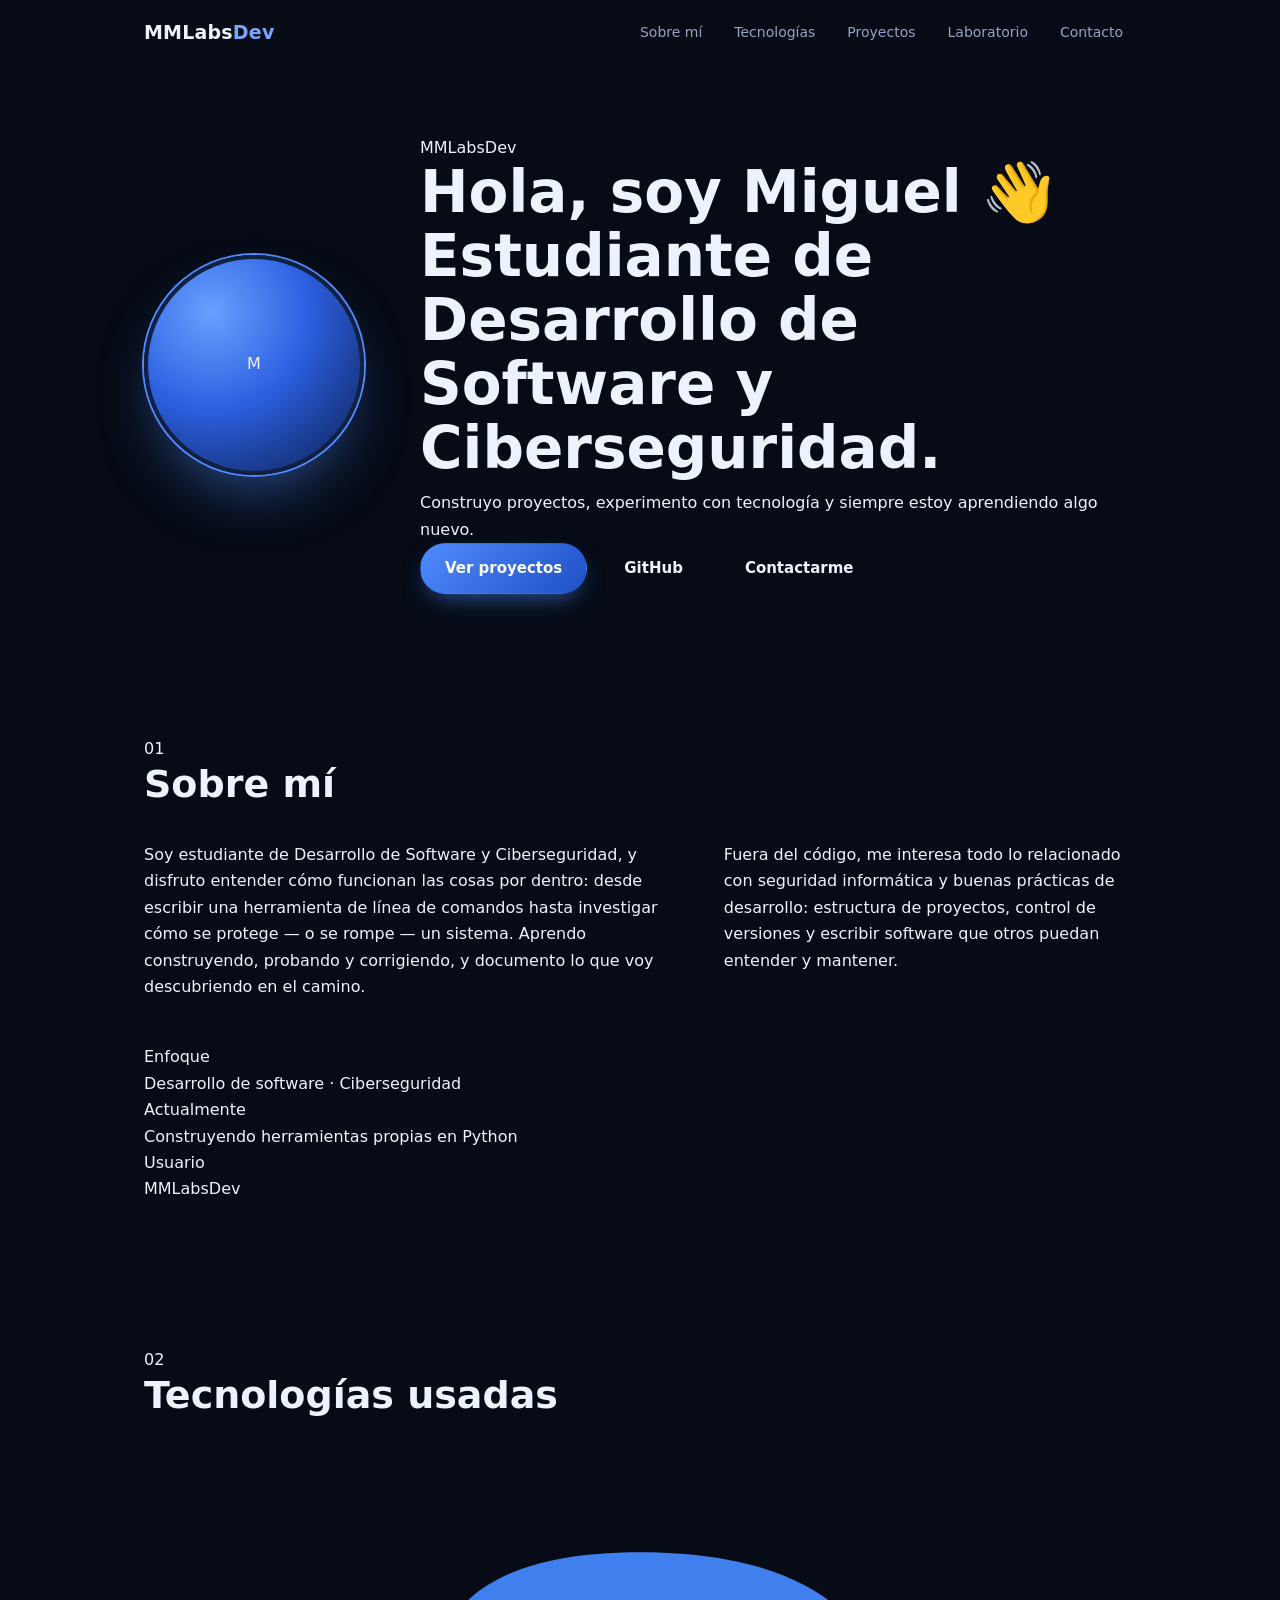
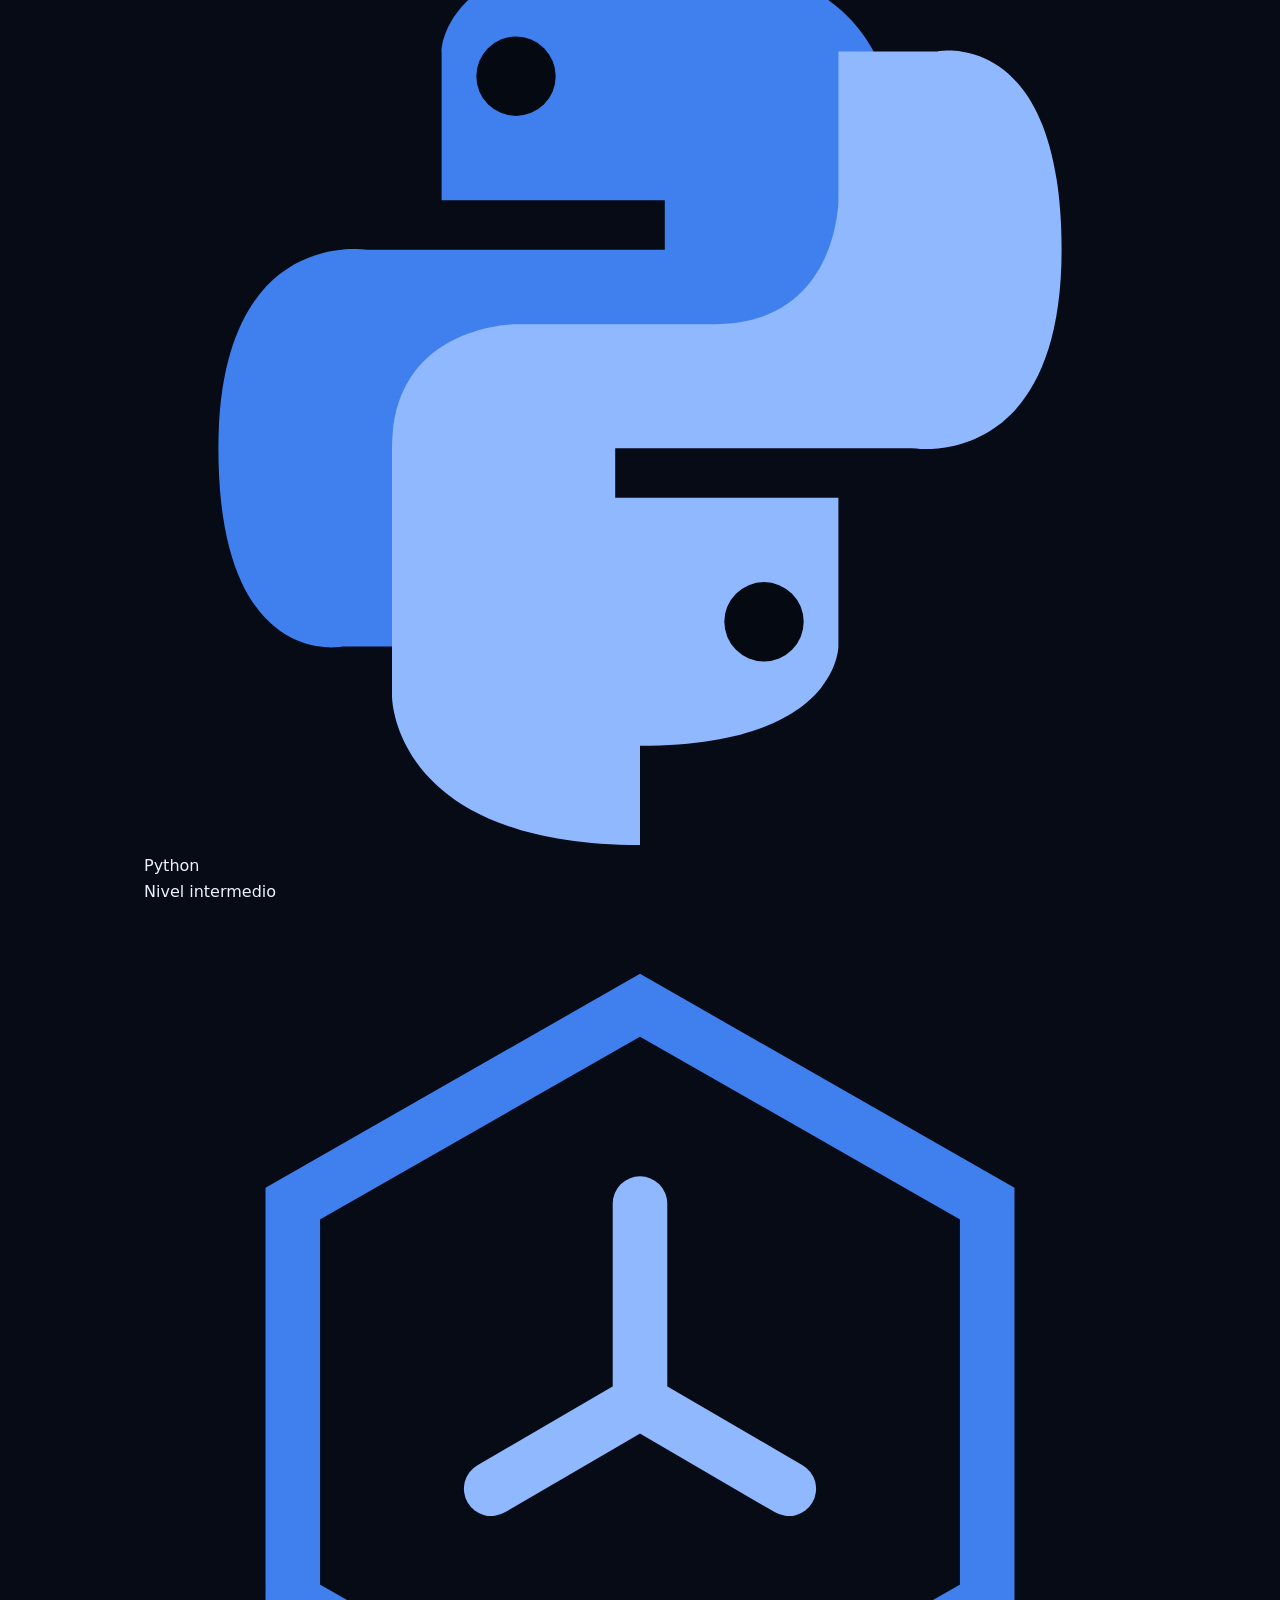
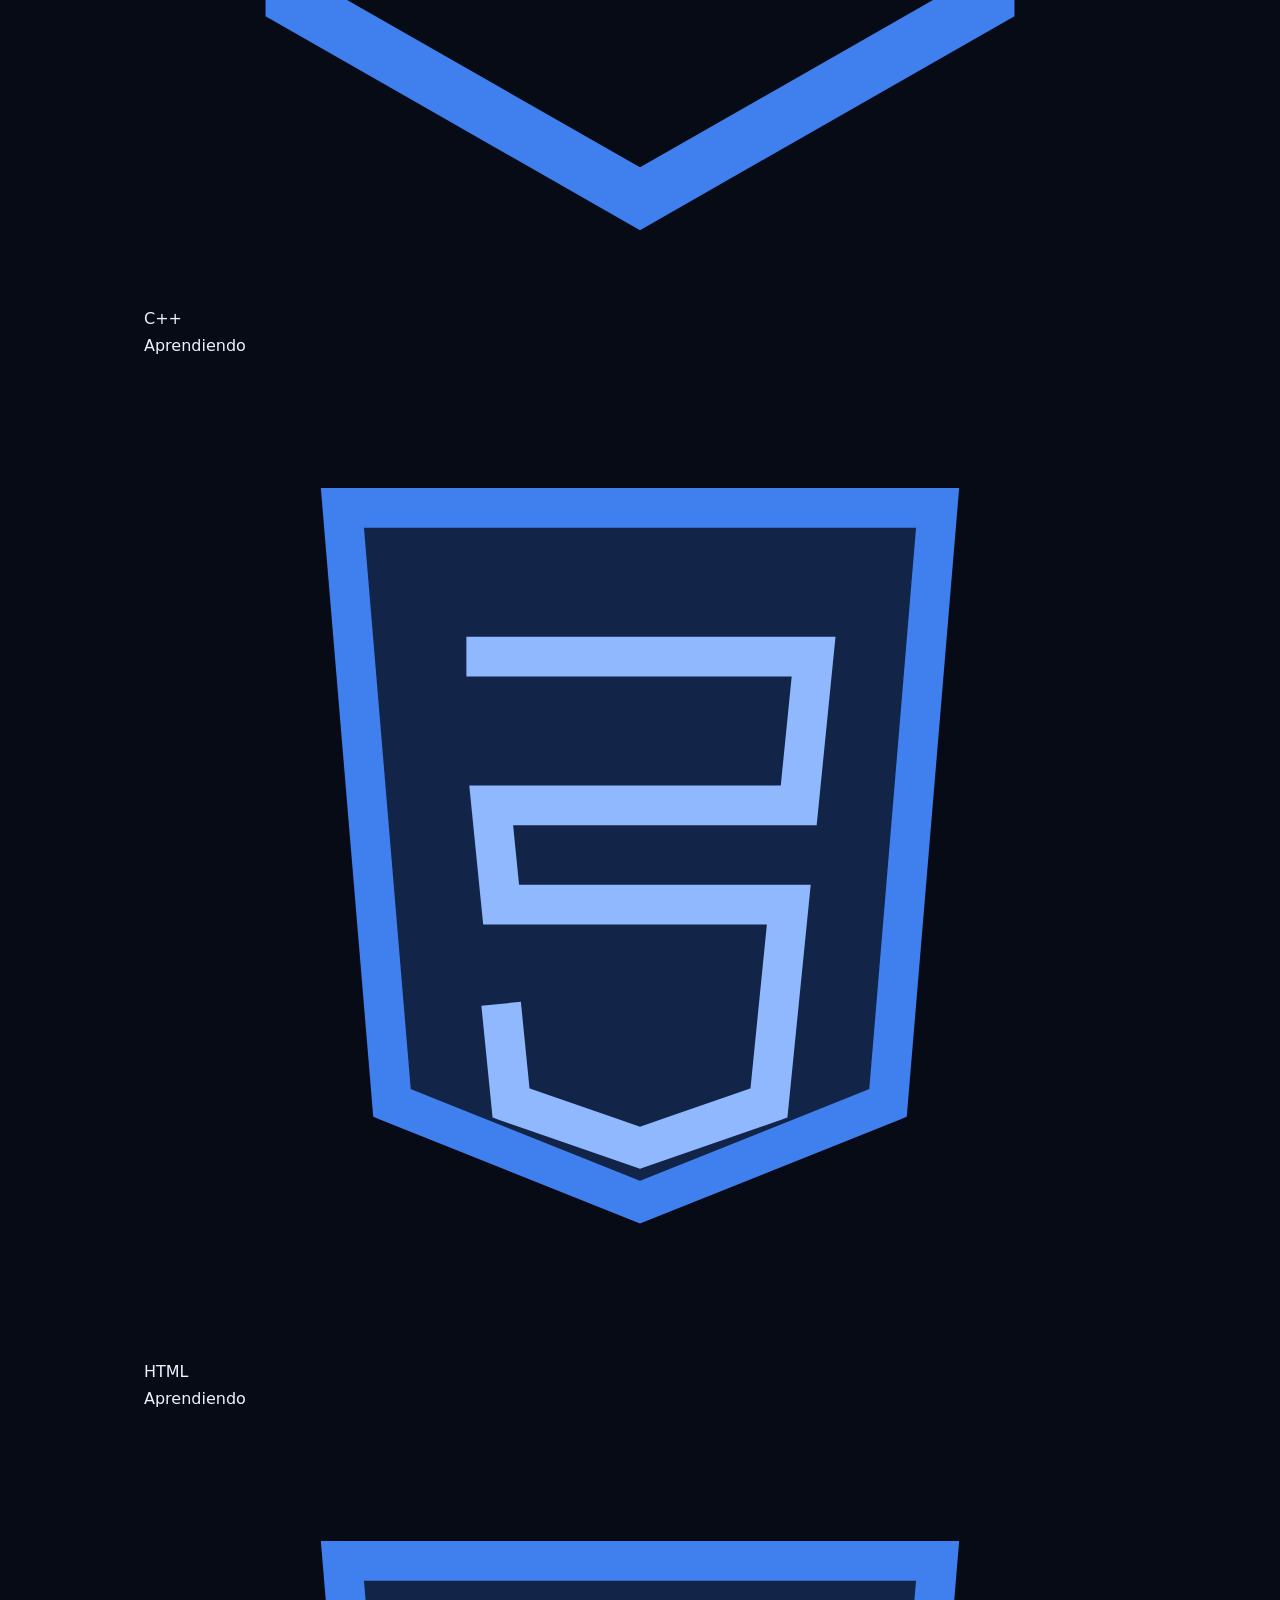
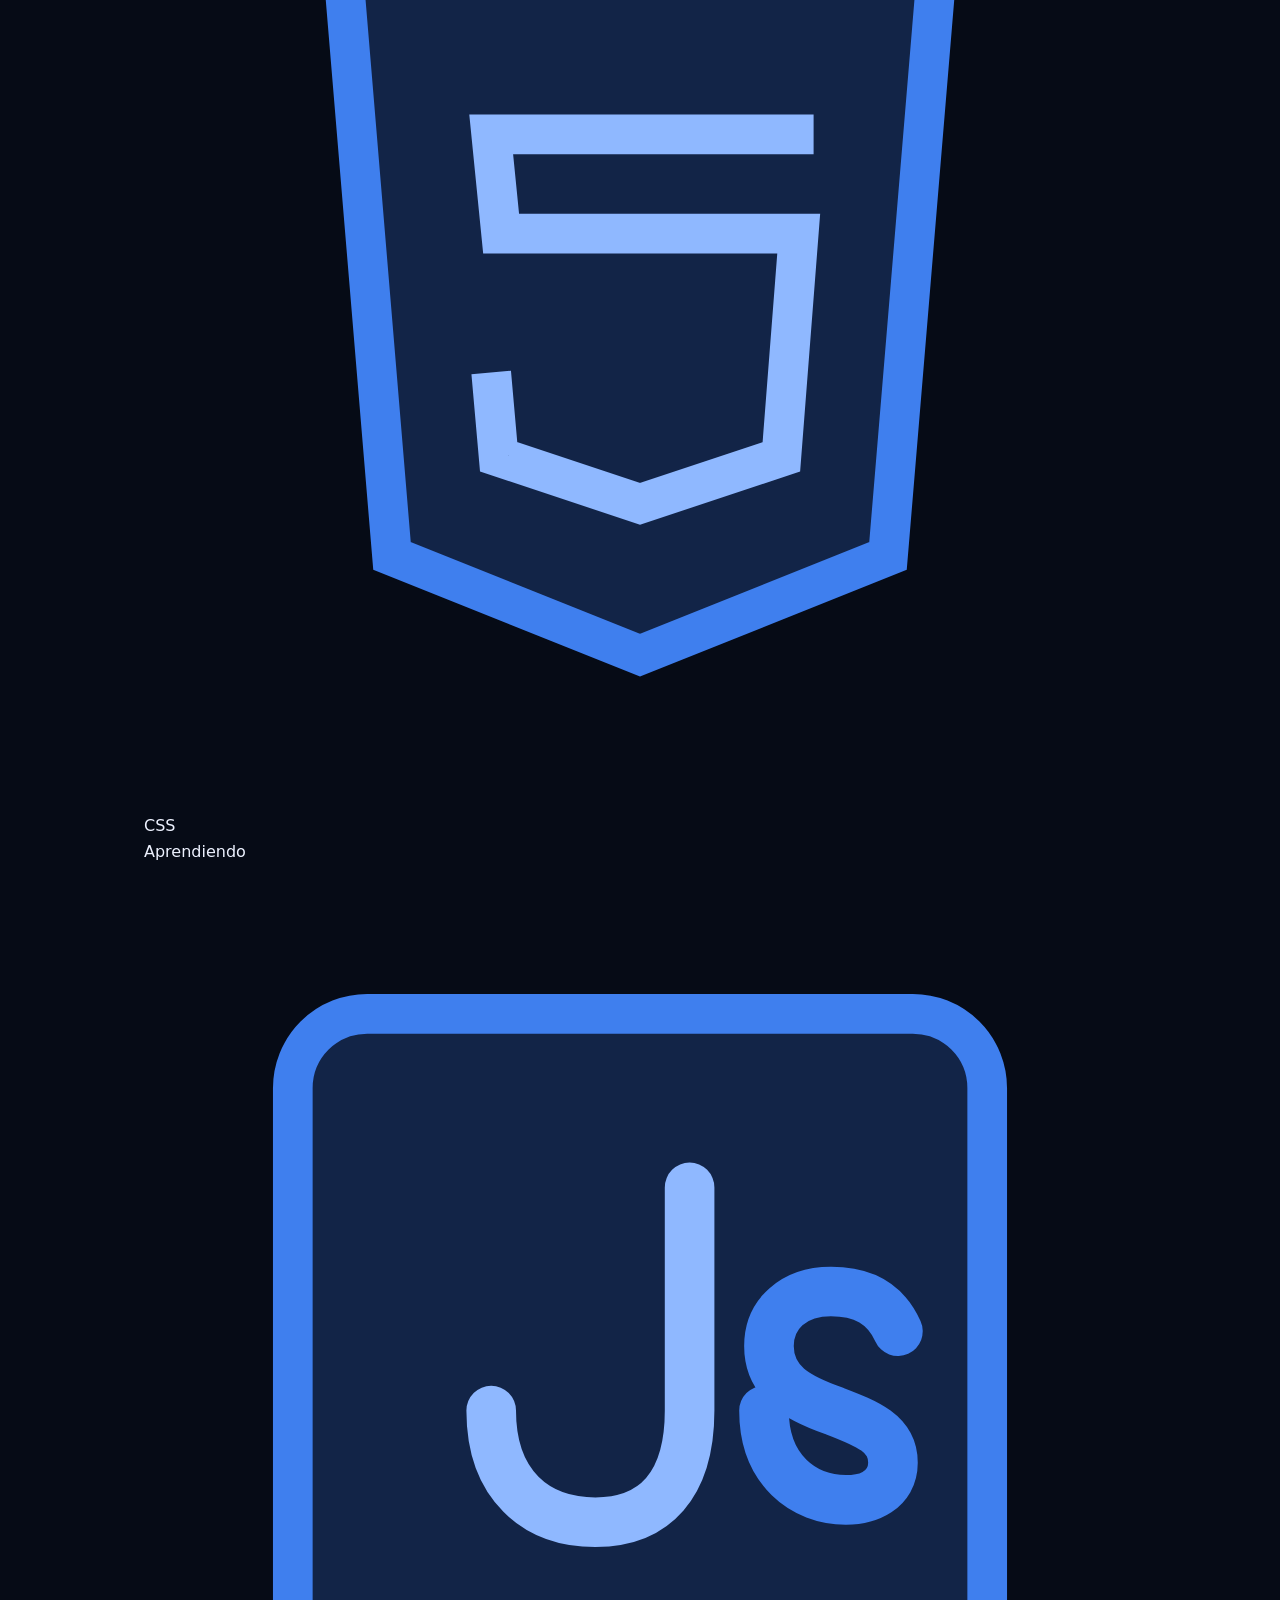
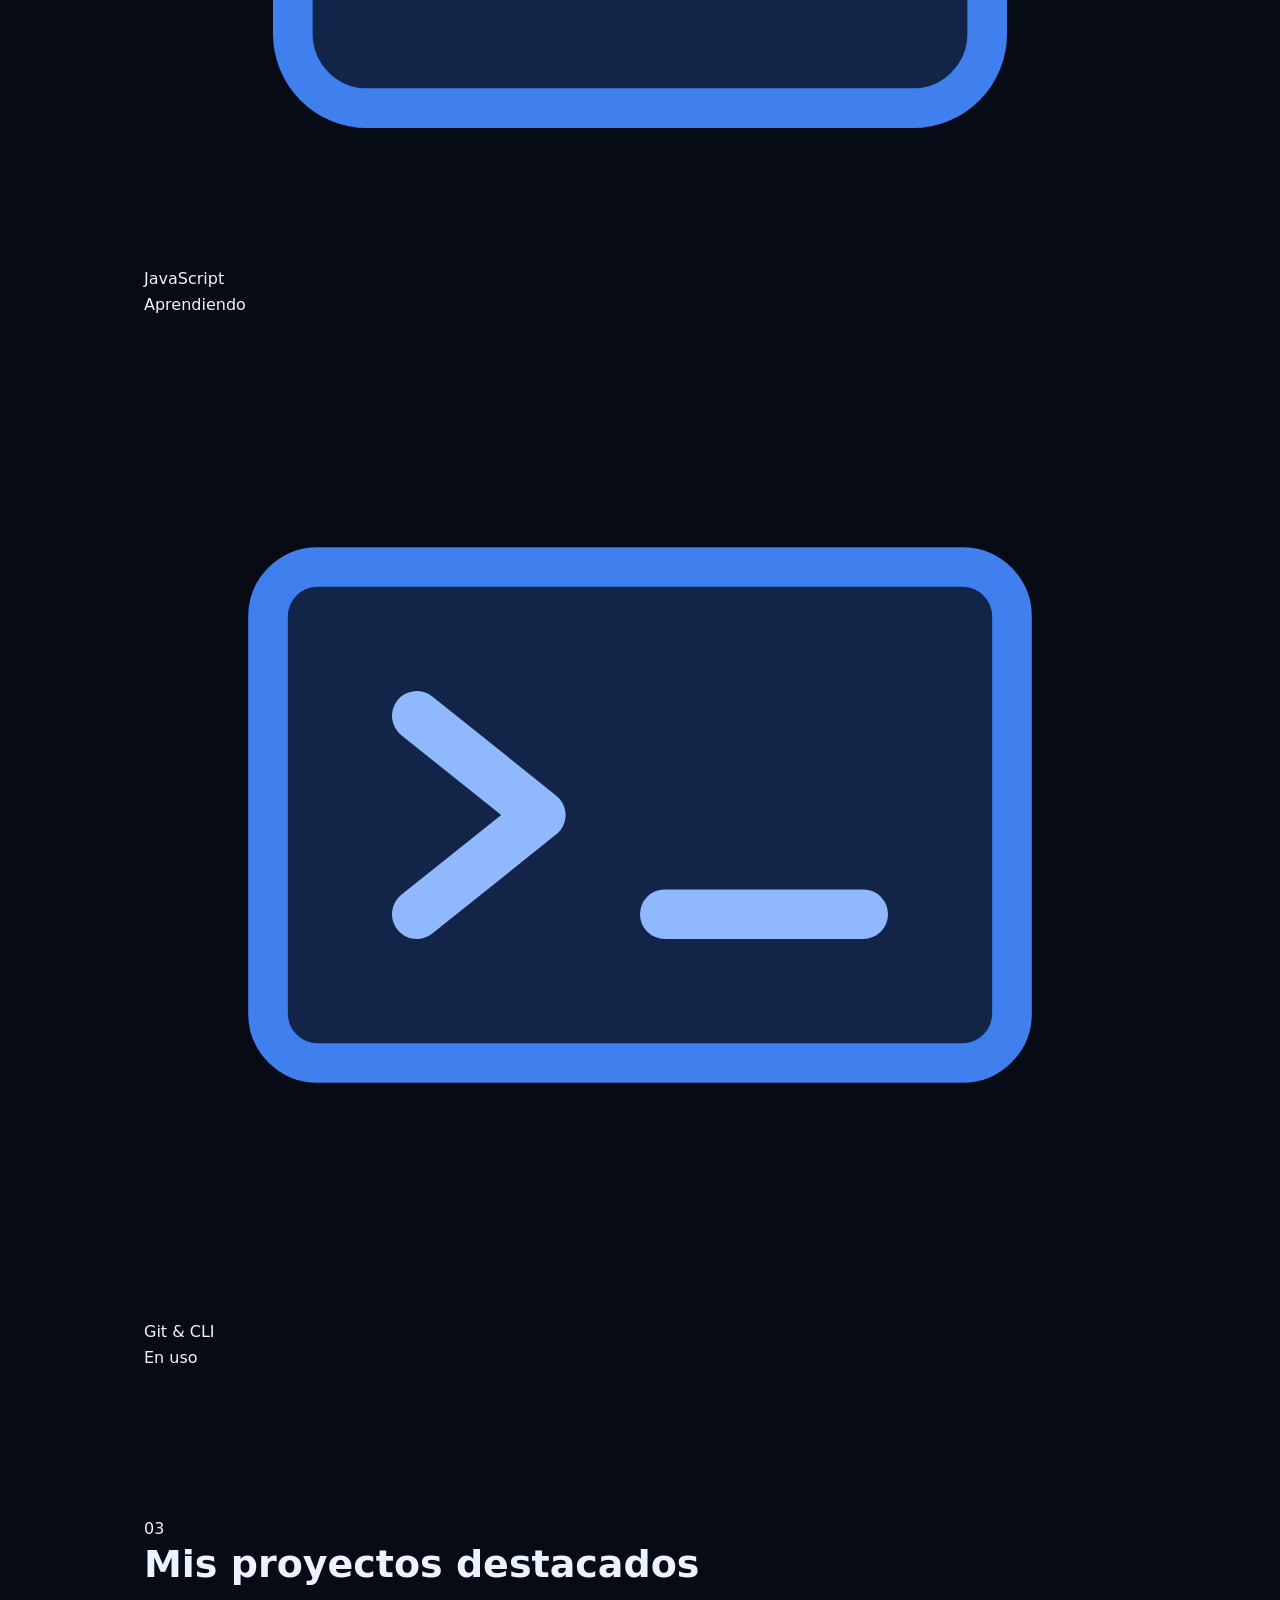
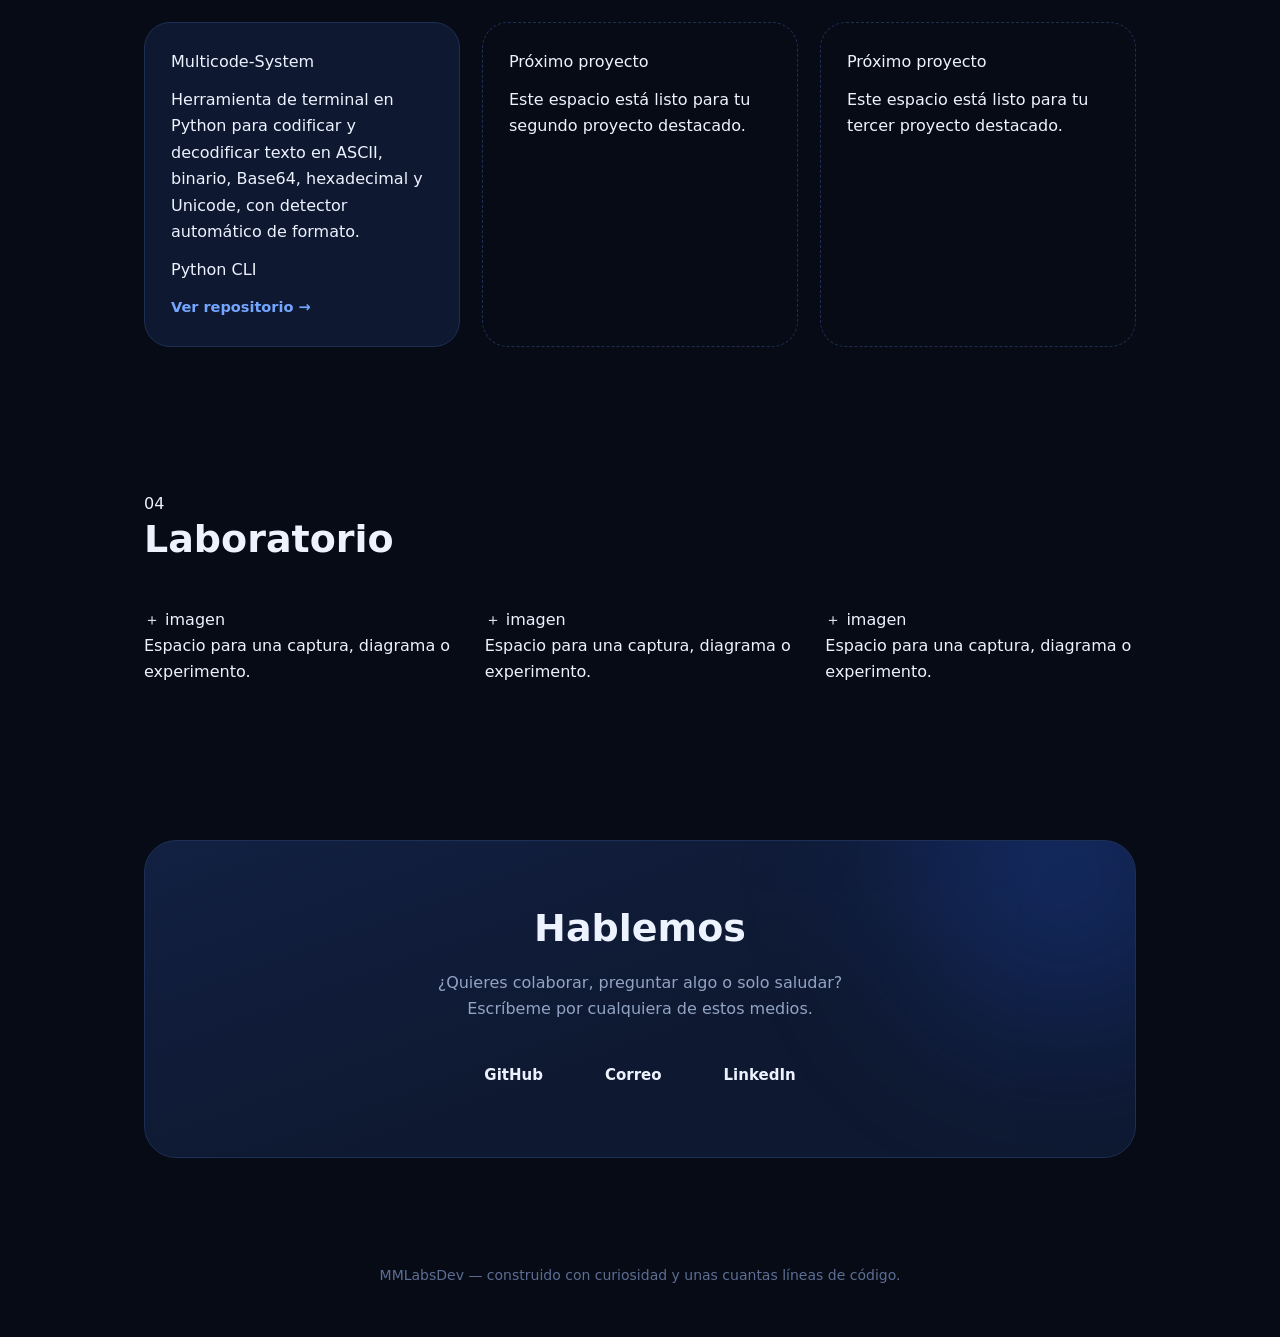
<file: index (2).html>
<!DOCTYPE html>
<html lang="es">
<head>
<meta charset="UTF-8">
<meta name="viewport" content="width=device-width, initial-scale=1, viewport-fit=cover">
<title>MMLabsDev — Miguel</title>
<link rel="preconnect" href="https://fonts.googleapis.com">
<link rel="preconnect" href="https://fonts.gstatic.com" crossorigin>
<link href="https://fonts.googleapis.com/css2?family=Space+Grotesk:wght@500;600;700&family=Inter:wght@400;500;600&family=JetBrains+Mono:wght@500&display=swap" rel="stylesheet">
<link rel="stylesheet" href="style.css">
</head>
<body>

<nav>
  <div class="nav-inner">
    <div class="brand">MMLabs<span>Dev</span></div>
    <div class="nav-links">
      <a href="#sobre-mi">Sobre mí</a>
      <a href="#stack">Tecnologías</a>
      <a href="#proyectos">Proyectos</a>
      <a href="#laboratorio">Laboratorio</a>
      <a href="#contacto">Contacto</a>
    </div>
  </div>
</nav>

<header class="hero wrap" id="inicio">
  <div class="hero-grid">
    <div class="avatar">M</div>
    <div class="hero-text">
      <div class="eyebrow">MMLabsDev</div>
      <h1>Hola, soy Miguel 👋<br>Estudiante de Desarrollo de Software y Ciberseguridad.</h1>
      <p>Construyo proyectos, experimento con tecnología y siempre estoy aprendiendo algo nuevo.</p>
      <div class="btn-row">
        <a href="#proyectos" class="btn btn-primary">Ver proyectos</a>
        <a href="https://github.com/MMLabsDev" class="btn btn-outline" target="_blank" rel="noopener">GitHub</a>
        <a href="#contacto" class="btn btn-outline">Contactarme</a>
      </div>
    </div>
  </div>
</header>

<section id="sobre-mi">
  <div class="wrap">
    <div class="section-head">
      <span class="num tag-mono">01</span>
      <h2>Sobre mí</h2>
    </div>
    <div class="about-grid">
      <p>
        Soy estudiante de Desarrollo de Software y Ciberseguridad, y disfruto entender cómo
        funcionan las cosas por dentro: desde escribir una herramienta de línea de comandos
        hasta investigar cómo se protege — o se rompe — un sistema. Aprendo construyendo,
        probando y corrigiendo, y documento lo que voy descubriendo en el camino.
      </p>
      <p>
        Fuera del código, me interesa todo lo relacionado con seguridad informática y buenas
        prácticas de desarrollo: estructura de proyectos, control de versiones y escribir
        software que otros puedan entender y mantener.
      </p>
      <div class="facts">
        <div>
          <div class="fact-label">Enfoque</div>
          <div class="fact-value">Desarrollo de software · Ciberseguridad</div>
        </div>
        <div>
          <div class="fact-label">Actualmente</div>
          <div class="fact-value">Construyendo herramientas propias en Python</div>
        </div>
        <div>
          <div class="fact-label">Usuario</div>
          <div class="fact-value">MMLabsDev</div>
        </div>
      </div>
    </div>
  </div>
</section>

<section id="stack">
  <div class="wrap">
    <div class="section-head">
      <span class="num tag-mono">02</span>
      <h2>Tecnologías usadas</h2>
    </div>
    <div class="stack-grid">

      <div class="stack-card">
        <svg class="stack-icon" viewBox="0 0 40 40" fill="none"><path d="M20 4c-8 0-8 4-8 4v6h9v2H9c0 0-6-1-6 8s5 8 5 8h4v-6c0 0 0-5 5-5h8c0 0 5 0 5-5V10c0 0 0-6-10-6z" fill="#3f7fee"/><path d="M20 36c8 0 8-4 8-4v-6h-9v-2h12c0 0 6 1 6-8s-5-8-5-8h-4v6c0 0 0 5-5 5h-8c0 0-5 0-5 5v10c0 0 0 6 10 6z" fill="#8fb8ff"/><circle cx="15" cy="9" r="1.6" fill="#050912"/><circle cx="25" cy="31" r="1.6" fill="#050912"/></svg>
        <div>
          <div class="stack-name">Python</div>
          <div class="stack-level tag-mono">Nivel intermedio</div>
        </div>
      </div>

      <div class="stack-card">
        <svg class="stack-icon" viewBox="0 0 40 40" fill="none"><path d="M20 4l14 8v16l-14 8-14-8V12z" stroke="#3f7fee" stroke-width="2.2"/><path d="M20 12v8M20 20l-6 3.5M20 20l6 3.5" stroke="#8fb8ff" stroke-width="2.2" stroke-linecap="round"/></svg>
        <div>
          <div class="stack-name">C++</div>
          <div class="stack-level tag-mono">Aprendiendo</div>
        </div>
      </div>

      <div class="stack-card">
        <svg class="stack-icon" viewBox="0 0 40 40" fill="none"><path d="M8 6h24l-2 24-10 4-10-4L8 6z" fill="#122447" stroke="#3f7fee" stroke-width="1.6"/><path d="M13 12h14l-.6 6H14l.4 4h11.6l-.8 8-5.2 1.8-5.2-1.8-.4-4" stroke="#8fb8ff" stroke-width="1.6" fill="none"/></svg>
        <div>
          <div class="stack-name">HTML</div>
          <div class="stack-level tag-mono">Aprendiendo</div>
        </div>
      </div>

      <div class="stack-card">
        <svg class="stack-icon" viewBox="0 0 40 40" fill="none"><path d="M8 6h24l-2 24-10 4-10-4L8 6z" fill="#122447" stroke="#3f7fee" stroke-width="1.6"/><path d="M27 13H14l.4 4h12l-.7 9-5.7 1.9-5.7-1.9-.3-3.4" stroke="#8fb8ff" stroke-width="1.6" fill="none"/></svg>
        <div>
          <div class="stack-name">CSS</div>
          <div class="stack-level tag-mono">Aprendiendo</div>
        </div>
      </div>

      <div class="stack-card">
        <svg class="stack-icon" viewBox="0 0 40 40" fill="none"><rect x="6" y="6" width="28" height="28" rx="3" fill="#122447" stroke="#3f7fee" stroke-width="1.6"/><path d="M14 22c0 3 1.8 4.5 4.2 4.5S22 25 22 22v-9" stroke="#8fb8ff" stroke-width="2" stroke-linecap="round"/><path d="M25 22c0 2.4 1.6 3.6 3.3 3.6.9 0 1.9-.4 1.9-1.5 0-1.2-1.1-1.6-2.4-2.1-1.4-.5-2.6-1.1-2.6-2.6 0-1.3 1-2.2 2.5-2.2 1.3 0 2.2.5 2.7 1.6" stroke="#3f7fee" stroke-width="2" stroke-linecap="round"/></svg>
        <div>
          <div class="stack-name">JavaScript</div>
          <div class="stack-level tag-mono">Aprendiendo</div>
        </div>
      </div>

      <div class="stack-card">
        <svg class="stack-icon" viewBox="0 0 40 40" fill="none"><rect x="5" y="10" width="30" height="20" rx="2" fill="#122447" stroke="#3f7fee" stroke-width="1.6"/><path d="M11 16l5 4-5 4" stroke="#8fb8ff" stroke-width="2" stroke-linecap="round" stroke-linejoin="round"/><path d="M21 24h8" stroke="#8fb8ff" stroke-width="2" stroke-linecap="round"/></svg>
        <div>
          <div class="stack-name">Git &amp; CLI</div>
          <div class="stack-level tag-mono">En uso</div>
        </div>
      </div>

    </div>
  </div>
</section>

<section id="proyectos">
  <div class="wrap">
    <div class="section-head">
      <span class="num tag-mono">03</span>
      <h2>Mis proyectos destacados</h2>
    </div>
    <div class="proj-grid">

      <div class="proj-card filled">
        <div class="proj-title">Multicode-System</div>
        <div class="proj-desc">
          Herramienta de terminal en Python para codificar y decodificar texto en
          ASCII, binario, Base64, hexadecimal y Unicode, con detector automático de formato.
        </div>
        <div class="proj-tags">
          <span class="proj-tag">Python</span>
          <span class="proj-tag">CLI</span>
        </div>
        <a href="https://github.com/MMLabsDev/Multicode-system" class="proj-link" target="_blank" rel="noopener">Ver repositorio →</a>
      </div>

      <div class="proj-card empty">
        <div class="proj-title" style="color:var(--text-dim);">Próximo proyecto</div>
        <div class="proj-desc" style="color:var(--text-dim);">Este espacio está listo para tu segundo proyecto destacado.</div>
      </div>

      <div class="proj-card empty">
        <div class="proj-title" style="color:var(--text-dim);">Próximo proyecto</div>
        <div class="proj-desc" style="color:var(--text-dim);">Este espacio está listo para tu tercer proyecto destacado.</div>
      </div>

    </div>
  </div>
</section>

<section id="laboratorio">
  <div class="wrap">
    <div class="section-head">
      <span class="num tag-mono">04</span>
      <h2>Laboratorio</h2>
    </div>
    <div class="lab-grid">
      <div class="lab-tile">
        <div class="lab-img-slot">＋ imagen</div>
        <div class="lab-caption">Espacio para una captura, diagrama o experimento.</div>
      </div>
      <div class="lab-tile">
        <div class="lab-img-slot">＋ imagen</div>
        <div class="lab-caption">Espacio para una captura, diagrama o experimento.</div>
      </div>
      <div class="lab-tile">
        <div class="lab-img-slot">＋ imagen</div>
        <div class="lab-caption">Espacio para una captura, diagrama o experimento.</div>
      </div>
    </div>
  </div>
</section>

<section id="contacto">
  <div class="wrap">
    <div class="contact-box">
      <h2>Hablemos</h2>
      <p>¿Quieres colaborar, preguntar algo o solo saludar? Escríbeme por cualquiera de estos medios.</p>
      <div class="contact-links">
        <a href="https://github.com/MMLabsDev" class="btn btn-outline" target="_blank" rel="noopener">GitHub</a>
        <a href="mailto:tucorreo@ejemplo.com" class="btn btn-outline">Correo</a>
        <a href="#" class="btn btn-outline">LinkedIn</a>
      </div>
    </div>
  </div>
</section>

<footer>MMLabsDev — construido con curiosidad y unas cuantas líneas de código.</footer>

</body>
</html>
</file>
<file: style.css>
/* =========================================================
   MMLabsDev · Bio de GitHub (versión juvenil)
   Paleta: negro azulado + azul. Formas redondeadas, detalles
   tipo "stickers" y un poco de movimiento.
   ========================================================= */

:root{
  --bg:#060b16;
  --bg-2:#0a1222;
  --card:#0e1830;
  --card-2:#122042;
  --line:#1e2f55;
  --blue:#4f8bff;
  --blue-bright:#74a6ff;
  --blue-soft:#a9c6ff;
  --blue-deep:#1f4fc4;
  --text:#edf2ff;
  --muted:#93a3c4;
  --dim:#5d6e93;
  --radius:22px;
}

*{box-sizing:border-box; margin:0; padding:0;}

html{scroll-behavior:smooth; scroll-padding-top:84px;}

body{
  background:var(--bg);
  color:var(--text);
  font-family:'DM Sans',system-ui,-apple-system,sans-serif;
  line-height:1.65;
  overflow-x:hidden;
  position:relative;
}

h1,h2,h3,.brand{font-family:'Outfit',system-ui,sans-serif;}
a{color:inherit; text-decoration:none;}
img{max-width:100%; display:block;}

.wrap{max-width:1040px; margin:0 auto; padding:0 24px; position:relative; z-index:1;}

/* ---------- Manchas de color de fondo ---------- */
.blob{
  position:fixed; border-radius:50%; filter:blur(110px);
  pointer-events:none; z-index:0; opacity:.5;
}
.blob-1{width:460px; height:460px; background:#1b47b5; top:-140px; left:-120px;}
.blob-2{width:380px; height:380px; background:#13306e; bottom:-120px; right:-100px;}

/* ---------- Navegación ---------- */
.nav{
  position:sticky; top:0; z-index:50;
  background:rgba(6,11,22,.72);
  backdrop-filter:blur(12px);
  -webkit-backdrop-filter:blur(12px);
  border-bottom:1px solid rgba(30,47,85,.7);
}
.nav-inner{
  max-width:1040px; margin:0 auto; padding:14px 24px;
  display:flex; align-items:center; justify-content:space-between; gap:16px;
}
.brand{font-weight:700; font-size:19px; letter-spacing:.2px;}
.brand span{color:var(--blue-bright);}
.nav-links{display:flex; gap:6px;}
.nav-links a{
  font-size:14px; color:var(--muted); font-weight:500;
  padding:7px 13px; border-radius:999px;
  transition:background .2s, color .2s;
}
.nav-links a:hover{background:var(--card); color:var(--text);}

/* ---------- Botones ---------- */
.btn{
  display:inline-block; padding:12px 24px; border-radius:999px;
  font-weight:600; font-size:15px; border:1.5px solid transparent;
  transition:transform .2s, background .2s, border-color .2s, box-shadow .2s;
}
.btn:hover{transform:translateY(-3px);}
.btn-primary{
  background:linear-gradient(135deg,var(--blue) 0%,var(--blue-deep) 100%);
  color:#fff;
  box-shadow:0 10px 26px -10px rgba(79,139,255,.7);
}
.btn-primary:hover{box-shadow:0 14px 30px -8px rgba(79,139,255,.85);}
.btn-ghost{background:transparent; border-color:var(--line); color:var(--text);}
.btn-ghost:hover{border-color:var(--blue); background:rgba(79,139,255,.08);}
.btn-row{display:flex; flex-wrap:wrap; gap:12px;}

/* ---------- Píldoras ---------- */
.pill{
  display:inline-block; font-size:12px; font-weight:600;
  padding:5px 12px; border-radius:999px;
  background:rgba(79,139,255,.16); color:var(--blue-soft);
  border:1px solid rgba(79,139,255,.3);
}
.pill.soft{background:transparent; color:var(--muted); border-color:var(--line);}

/* ---------- Encabezados de sección ---------- */
section{padding:72px 0;}
.section-head{margin-bottom:34px;}
.note{
  display:inline-block;
  font-family:'Caveat',cursive; font-size:24px; color:var(--blue-bright);
  transform:rotate(-2deg); margin-bottom:2px;
}
.section-head h2{font-size:clamp(28px,4vw,38px); font-weight:700; line-height:1.2;}
.section-sub{color:var(--muted); margin-top:8px; max-width:56ch;}

/* =========================================================
   1. HERO
   ========================================================= */
.hero{padding-top:70px; padding-bottom:70px;}
.hero-grid{
  display:grid; grid-template-columns:auto 1fr; gap:56px; align-items:center;
}

.avatar-wrap{position:relative; width:220px; height:220px;}
.avatar{
  width:220px; height:220px; border-radius:50%;
  position:relative; overflow:hidden;
  background:radial-gradient(circle at 30% 25%,#6aa0ff 0%,#2c5fe0 45%,#0b1d4a 100%);
  border:4px solid var(--card-2);
  box-shadow:0 0 0 2px var(--blue), 0 30px 60px -20px rgba(79,139,255,.55);
  display:flex; align-items:center; justify-content:center;
}
.avatar img{
  position:absolute; inset:0; width:100%; height:100%; object-fit:cover; z-index:2;
}
.avatar-initial{
  font-family:'Outfit',sans-serif; font-weight:700; font-size:84px; color:#eaf1ff;
}

.chip{
  position:absolute; z-index:3;
  background:var(--card); border:1px solid var(--line);
  padding:7px 14px; border-radius:999px; font-size:13px; font-weight:600;
  box-shadow:0 10px 24px -10px rgba(0,0,0,.7);
  animation:float 5s ease-in-out infinite;
}
.chip-a{top:6px; right:-34px;}
.chip-b{bottom:10px; left:-30px; animation-delay:-2.5s;}

@keyframes float{
  0%,100%{transform:translateY(0);}
  50%{transform:translateY(-8px);}
}

.handle{
  display:inline-block;
  font-weight:600; font-size:14px; color:var(--blue-soft);
  background:rgba(79,139,255,.12); border:1px solid rgba(79,139,255,.3);
  padding:5px 14px; border-radius:999px; margin-bottom:16px;
}
.hero-text h1{
  font-size:clamp(36px,6vw,58px); font-weight:700; line-height:1.1; margin-bottom:10px;
}
.wave{display:inline-block; transform-origin:70% 70%; animation:wave 2.6s ease-in-out infinite;}
@keyframes wave{
  0%,60%,100%{transform:rotate(0);}
  10%,30%{transform:rotate(16deg);}
  20%,40%{transform:rotate(-8deg);}
  50%{transform:rotate(10deg);}
}
.role{
  font-size:clamp(17px,2.4vw,21px); font-weight:600; color:var(--blue-bright);
  margin-bottom:12px;
}
.lead{color:var(--muted); font-size:17px; max-width:50ch; margin-bottom:28px;}

/* =========================================================
   2. SOBRE MÍ
   ========================================================= */
.about-grid{display:grid; grid-template-columns:1.3fr 1fr; gap:44px; align-items:start;}
.about-text p{color:var(--muted); margin-bottom:16px; font-size:16.5px; max-width:58ch;}
.about-cards{display:flex; flex-direction:column; gap:14px;}
.mini-card{
  display:flex; align-items:center; gap:16px;
  background:var(--card); border:1px solid var(--line); border-radius:var(--radius);
  padding:16px 20px;
  transition:transform .2s, border-color .2s;
}
.mini-card:hover{transform:translateX(6px); border-color:var(--blue);}
.mini-card > span{
  font-size:26px; width:48px; height:48px; flex-shrink:0;
  display:flex; align-items:center; justify-content:center;
  background:var(--card-2); border-radius:16px;
}
.mini-card b{display:block; font-size:15px; font-family:'Outfit',sans-serif; font-weight:600;}
.mini-card small{color:var(--muted); font-size:13.5px;}

/* =========================================================
   3. TECNOLOGÍAS
   ========================================================= */
.tech-grid{
  display:grid; grid-template-columns:repeat(auto-fit,minmax(150px,1fr)); gap:16px;
}
.tech-card{
  background:var(--card); border:1px solid var(--line); border-radius:var(--radius);
  padding:26px 16px 22px; text-align:center;
  display:flex; flex-direction:column; align-items:center; gap:12px;
  transition:transform .25s cubic-bezier(.34,1.56,.64,1), border-color .2s, background .2s;
}
.tech-card:hover{transform:translateY(-8px) rotate(-1.5deg); border-color:var(--blue); background:var(--card-2);}
.tech-card img{width:52px; height:52px;}
.tech-card h3{font-size:17px; font-weight:600;}

/* =========================================================
   4. PROYECTOS
   ========================================================= */
.proj-grid{display:grid; grid-template-columns:repeat(auto-fit,minmax(280px,1fr)); gap:22px;}
.proj-card{
  background:var(--card); border:1px solid var(--line); border-radius:26px;
  padding:26px; display:flex; flex-direction:column; gap:12px;
  transition:transform .25s, border-color .2s, box-shadow .25s;
}
.proj-card:hover{
  transform:translateY(-6px); border-color:var(--blue);
  box-shadow:0 24px 40px -24px rgba(79,139,255,.5);
}
.proj-card.empty{background:transparent; border-style:dashed;}
.proj-card.empty h3, .proj-card.empty p, .proj-card.empty .proj-link{color:var(--dim);}
.proj-top{display:flex; align-items:center; justify-content:space-between; margin-bottom:6px;}
.proj-emoji{
  font-size:28px; width:54px; height:54px; border-radius:18px;
  background:var(--card-2); display:flex; align-items:center; justify-content:center;
}
.proj-card h3{font-size:21px; font-weight:600;}
.proj-card p{color:var(--muted); font-size:15px; flex-grow:1;}
.proj-link{font-weight:600; font-size:14.5px; color:var(--blue-bright); transition:letter-spacing .2s;}
.proj-link:hover{letter-spacing:.4px;}

/* =========================================================
   5. LABORATORIO (polaroids)
   ========================================================= */
.lab-grid{display:grid; grid-template-columns:repeat(auto-fit,minmax(240px,1fr)); gap:30px; padding:10px 0;}
.polaroid{
  background:var(--card); border:1px solid var(--line); border-radius:18px;
  padding:14px 14px 20px;
  box-shadow:0 24px 40px -24px rgba(0,0,0,.8);
  transition:transform .3s cubic-bezier(.34,1.56,.64,1);
}
.tilt-l{transform:rotate(-2.2deg);}
.tilt-r{transform:rotate(2deg);}
.polaroid:hover{transform:rotate(0) translateY(-8px) scale(1.02);}
.photo{
  aspect-ratio:4/3; border-radius:12px; overflow:hidden; margin-bottom:16px;
  display:flex; align-items:center; justify-content:center;
  color:var(--dim); font-size:14px; font-weight:500;
  background:
    repeating-linear-gradient(135deg,transparent 0 12px,rgba(79,139,255,.06) 12px 13px),
    var(--bg-2);
  border:1.5px dashed var(--line);
}
.photo img{width:100%; height:100%; object-fit:cover;}
.polaroid figcaption b{display:block; font-family:'Outfit',sans-serif; font-size:17px; font-weight:600; margin-bottom:4px;}
.polaroid figcaption small{color:var(--muted); font-size:14px; line-height:1.5; display:block;}

/* =========================================================
   6. CONTACTO
   ========================================================= */
.contact-box{
  text-align:center;
  background:linear-gradient(160deg,var(--card-2) 0%,var(--card) 60%);
  border:1px solid var(--line); border-radius:32px;
  padding:56px 28px;
  position:relative; overflow:hidden;
}
.contact-box::before{
  content:""; position:absolute; width:300px; height:300px; border-radius:50%;
  background:var(--blue-deep); filter:blur(90px); opacity:.35;
  top:-120px; right:-80px; pointer-events:none;
}
.contact-box > *{position:relative;}
.contact-box h2{font-size:clamp(28px,4vw,38px); font-weight:700; margin-bottom:10px;}
.contact-box p{color:var(--muted); max-width:46ch; margin:0 auto 28px;}
.contact-links{display:flex; flex-wrap:wrap; justify-content:center; gap:12px;}

footer{text-align:center; padding:34px 24px 50px; color:var(--dim); font-size:14px;}

/* ---------- Accesibilidad ---------- */
:focus-visible{outline:2px solid var(--blue-bright); outline-offset:3px; border-radius:6px;}

@media (prefers-reduced-motion:reduce){
  *{animation:none !important; transition:none !important;}
}

/* ---------- Móvil ---------- */
@media (max-width:760px){
  .nav-links{display:none;}
  .hero-grid{grid-template-columns:1fr; text-align:center; gap:40px; justify-items:center;}
  .lead{margin-left:auto; margin-right:auto;}
  .btn-row{justify-content:center;}
  .about-grid{grid-template-columns:1fr; gap:30px;}
  .chip-a{right:-14px;}
  .chip-b{left:-14px;}
  section{padding:54px 0;}
}
</file>
